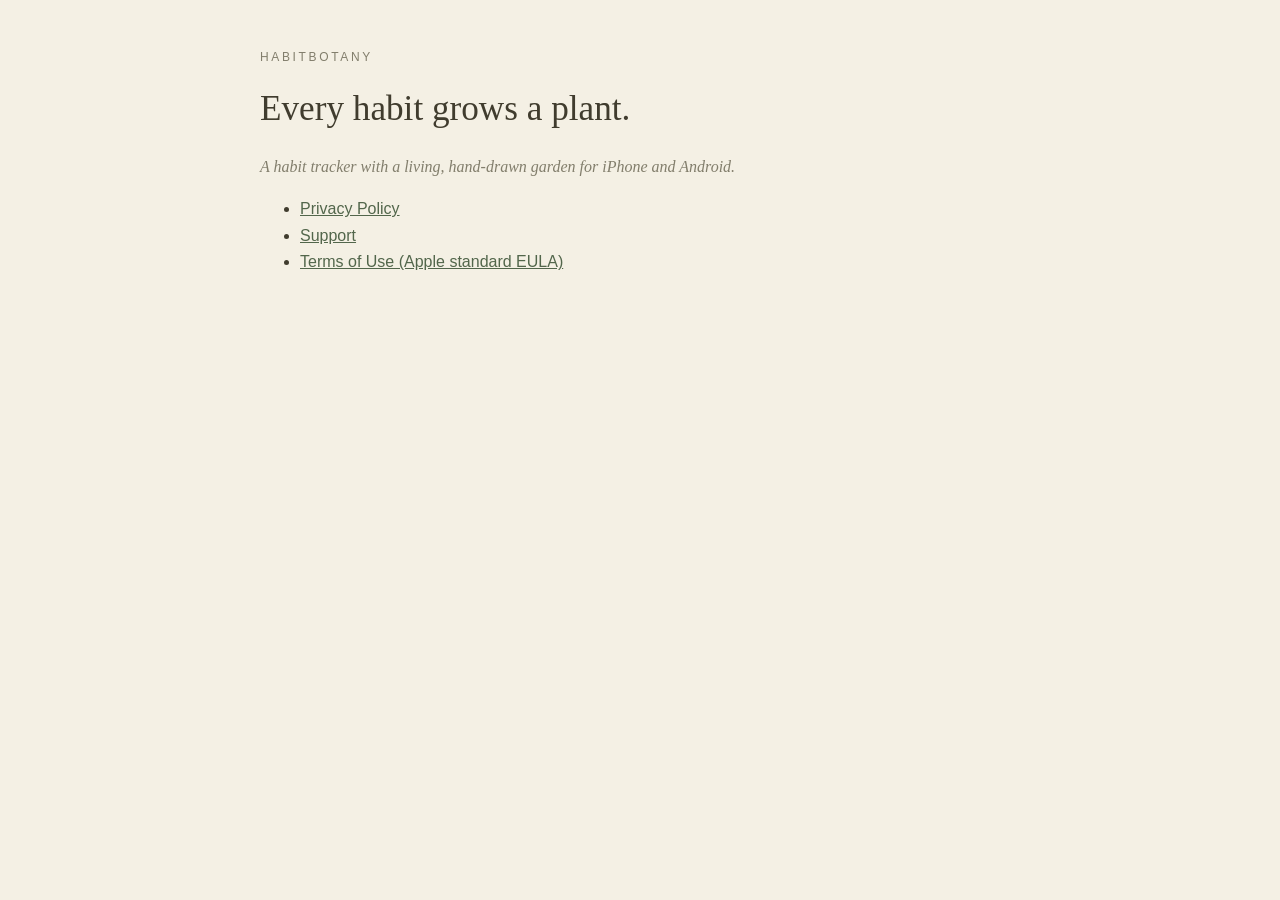
<file: index.html>
<!doctype html>
<html lang="en">
<head>
<meta charset="utf-8">
<meta name="viewport" content="width=device-width, initial-scale=1">
<title>HabitBotany</title>
<link rel="stylesheet" href="style.css">
</head>
<body>
<main>
<p class="label">HabitBotany</p>
<h1>Every habit grows a plant.</h1>
<p class="muted">A habit tracker with a living, hand-drawn garden for iPhone and Android.</p>
<ul>
  <li><a href="privacy.html">Privacy Policy</a></li>
  <li><a href="support.html">Support</a></li>
  <li><a href="https://www.apple.com/legal/internet-services/itunes/dev/stdeula/">Terms of Use (Apple standard EULA)</a></li>
</ul>
</main>
</body>
</html>
</file>
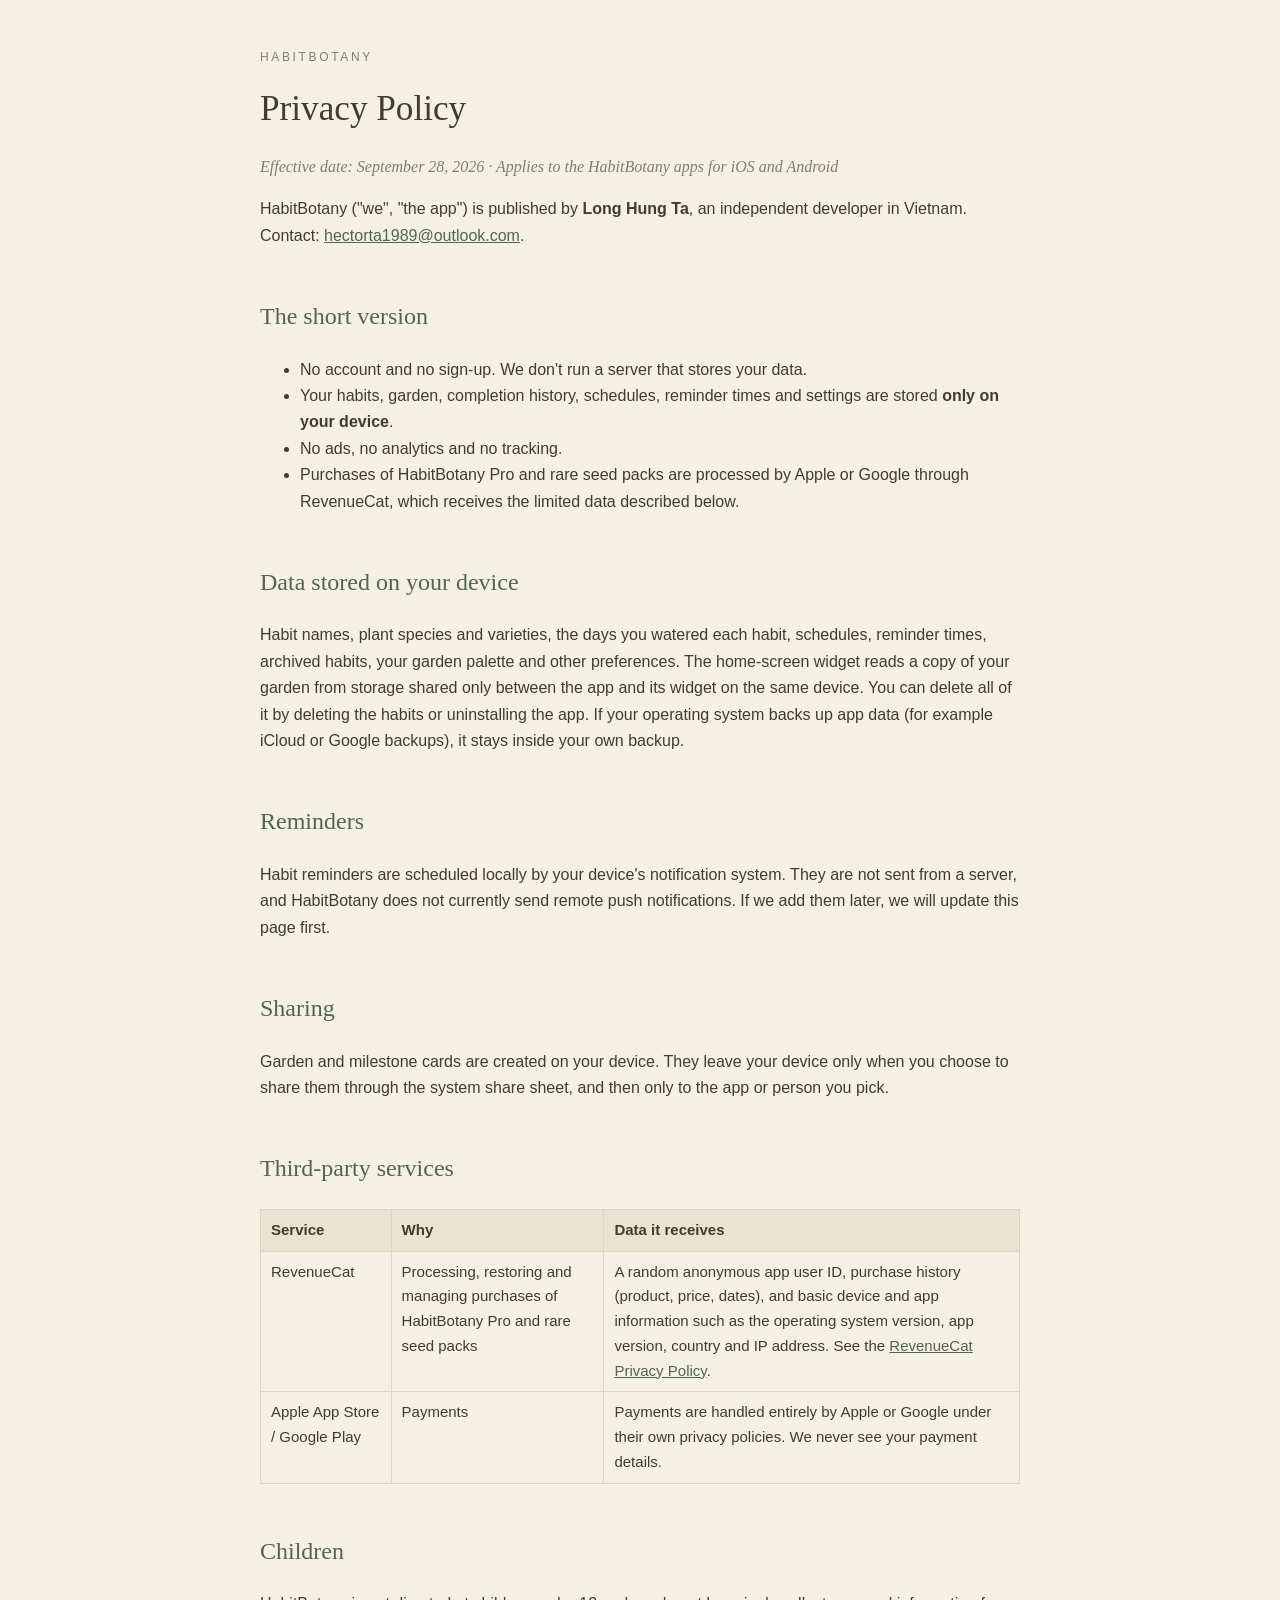
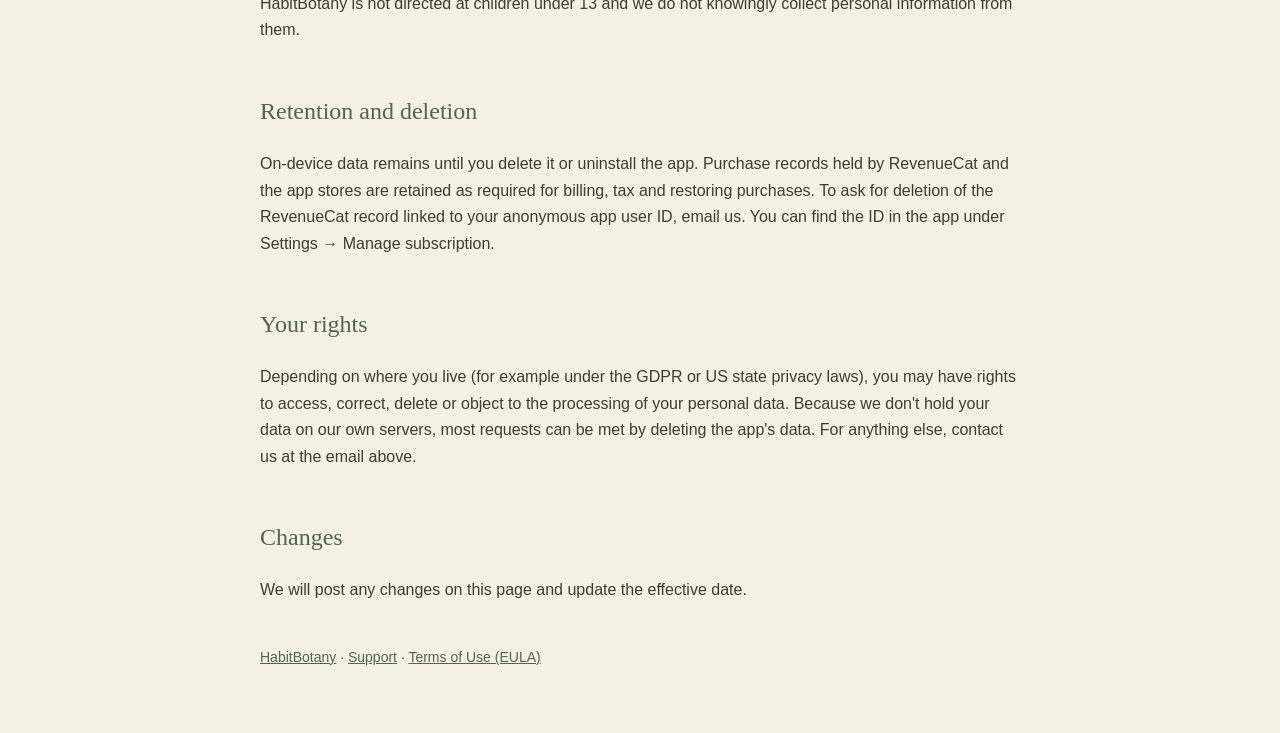
<file: privacy.html>
<!doctype html>
<html lang="en">
<head>
<meta charset="utf-8">
<meta name="viewport" content="width=device-width, initial-scale=1">
<title>HabitBotany — Privacy Policy</title>
<link rel="stylesheet" href="style.css">
</head>
<body>
<main>
<p class="label">HabitBotany</p>
<h1>Privacy Policy</h1>
<p class="muted">Effective date: September 28, 2026 · Applies to the HabitBotany apps for iOS and Android</p>

<p>HabitBotany ("we", "the app") is published by <strong>Long Hung Ta</strong>, an independent developer in Vietnam.
Contact: <a href="mailto:hectorta1989@outlook.com">hectorta1989@outlook.com</a>.</p>

<h2>The short version</h2>
<ul>
  <li>No account and no sign-up. We don't run a server that stores your data.</li>
  <li>Your habits, garden, completion history, schedules, reminder times and settings are stored <strong>only on your device</strong>.</li>
  <li>No ads, no analytics and no tracking.</li>
  <li>Purchases of HabitBotany Pro and rare seed packs are processed by Apple or Google through RevenueCat, which receives the limited data described below.</li>
</ul>

<h2>Data stored on your device</h2>
<p>Habit names, plant species and varieties, the days you watered each habit, schedules, reminder times, archived habits, your garden
palette and other preferences. The home-screen widget reads a copy of your garden from storage shared only between the app and its widget
on the same device. You can delete all of it by deleting the habits or uninstalling the app. If your operating system backs up app data
(for example iCloud or Google backups), it stays inside your own backup.</p>

<h2>Reminders</h2>
<p>Habit reminders are scheduled locally by your device's notification system. They are not sent from a server, and HabitBotany does not
currently send remote push notifications. If we add them later, we will update this page first.</p>

<h2>Sharing</h2>
<p>Garden and milestone cards are created on your device. They leave your device only when you choose to share them through the system
share sheet, and then only to the app or person you pick.</p>

<h2>Third-party services</h2>
<table>
  <tr><th>Service</th><th>Why</th><th>Data it receives</th></tr>
  <tr><td>RevenueCat</td><td>Processing, restoring and managing purchases of HabitBotany Pro and rare seed packs</td>
      <td>A random anonymous app user ID, purchase history (product, price, dates), and basic device and app information such as
      the operating system version, app version, country and IP address. See the <a href="https://www.revenuecat.com/privacy">RevenueCat Privacy Policy</a>.</td></tr>
  <tr><td>Apple App Store / Google Play</td><td>Payments</td>
      <td>Payments are handled entirely by Apple or Google under their own privacy policies. We never see your payment details.</td></tr>
</table>

<h2>Children</h2>
<p>HabitBotany is not directed at children under 13 and we do not knowingly collect personal information from them.</p>

<h2>Retention and deletion</h2>
<p>On-device data remains until you delete it or uninstall the app. Purchase records held by RevenueCat and the app stores are retained
as required for billing, tax and restoring purchases. To ask for deletion of the RevenueCat record linked to your anonymous app user ID,
email us. You can find the ID in the app under Settings → Manage subscription.</p>

<h2>Your rights</h2>
<p>Depending on where you live (for example under the GDPR or US state privacy laws), you may have rights to access, correct, delete or
object to the processing of your personal data. Because we don't hold your data on our own servers, most requests can be met by deleting
the app's data. For anything else, contact us at the email above.</p>

<h2>Changes</h2>
<p>We will post any changes on this page and update the effective date.</p>

<nav><a href="index.html">HabitBotany</a> · <a href="support.html">Support</a> · <a href="https://www.apple.com/legal/internet-services/itunes/dev/stdeula/">Terms of Use (EULA)</a></nav>
</main>
</body>
</html>
</file>
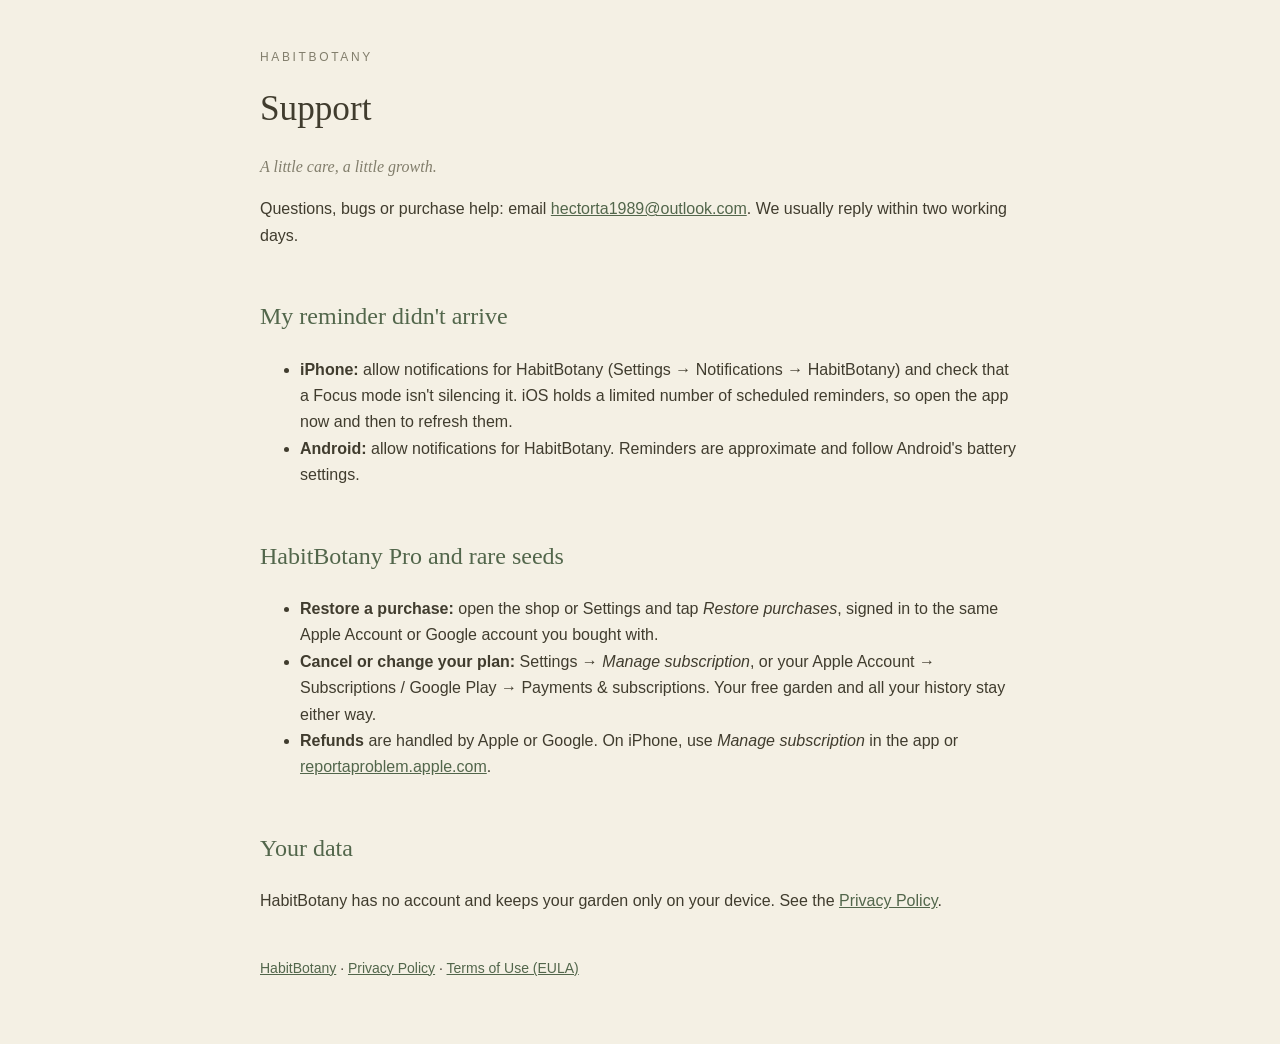
<file: support.html>
<!doctype html>
<html lang="en">
<head>
<meta charset="utf-8">
<meta name="viewport" content="width=device-width, initial-scale=1">
<title>HabitBotany — Support</title>
<link rel="stylesheet" href="style.css">
</head>
<body>
<main>
<p class="label">HabitBotany</p>
<h1>Support</h1>
<p class="muted">A little care, a little growth.</p>

<p>Questions, bugs or purchase help: email <a href="mailto:hectorta1989@outlook.com">hectorta1989@outlook.com</a>.
We usually reply within two working days.</p>

<h2>My reminder didn't arrive</h2>
<ul>
  <li><strong>iPhone:</strong> allow notifications for HabitBotany (Settings → Notifications → HabitBotany) and check that a Focus mode isn't
      silencing it. iOS holds a limited number of scheduled reminders, so open the app now and then to refresh them.</li>
  <li><strong>Android:</strong> allow notifications for HabitBotany. Reminders are approximate and follow Android's battery settings.</li>
</ul>

<h2>HabitBotany Pro and rare seeds</h2>
<ul>
  <li><strong>Restore a purchase:</strong> open the shop or Settings and tap <em>Restore purchases</em>, signed in to the same Apple Account or
      Google account you bought with.</li>
  <li><strong>Cancel or change your plan:</strong> Settings → <em>Manage subscription</em>, or your Apple Account → Subscriptions /
      Google Play → Payments &amp; subscriptions. Your free garden and all your history stay either way.</li>
  <li><strong>Refunds</strong> are handled by Apple or Google. On iPhone, use <em>Manage subscription</em> in the app or
      <a href="https://reportaproblem.apple.com">reportaproblem.apple.com</a>.</li>
</ul>

<h2>Your data</h2>
<p>HabitBotany has no account and keeps your garden only on your device. See the <a href="privacy.html">Privacy Policy</a>.</p>

<nav><a href="index.html">HabitBotany</a> · <a href="privacy.html">Privacy Policy</a> · <a href="https://www.apple.com/legal/internet-services/itunes/dev/stdeula/">Terms of Use (EULA)</a></nav>
</main>
</body>
</html>
</file>
<file: style.css>
body { font: 16px/1.65 -apple-system, "Segoe UI", Roboto, Arial, sans-serif; color: #403C2E; background: #F4F0E4; margin: 0; }
main { max-width: 760px; margin: 0 auto; padding: 36px 20px 64px; }
h1 { font-family: Georgia, "Times New Roman", serif; font-weight: normal; font-size: 2.2em; color: #403C2E; margin: 0 0 4px; }
h2 { font-family: Georgia, "Times New Roman", serif; font-weight: normal; color: #52664B; margin-top: 2em; }
a { color: #52664B; }
.muted { color: #827E6C; font-style: italic; font-family: Georgia, serif; }
.label { letter-spacing: .22em; font-size: 12px; color: #827E6C; text-transform: uppercase; }
table { border-collapse: collapse; width: 100%; font-size: 15px; }
th, td { border: 1px solid #DCD5C1; padding: 8px 10px; text-align: left; vertical-align: top; }
th { background: #E9E3D2; font-weight: 600; }
nav { margin-top: 3em; font-size: 14px; }
</file>
